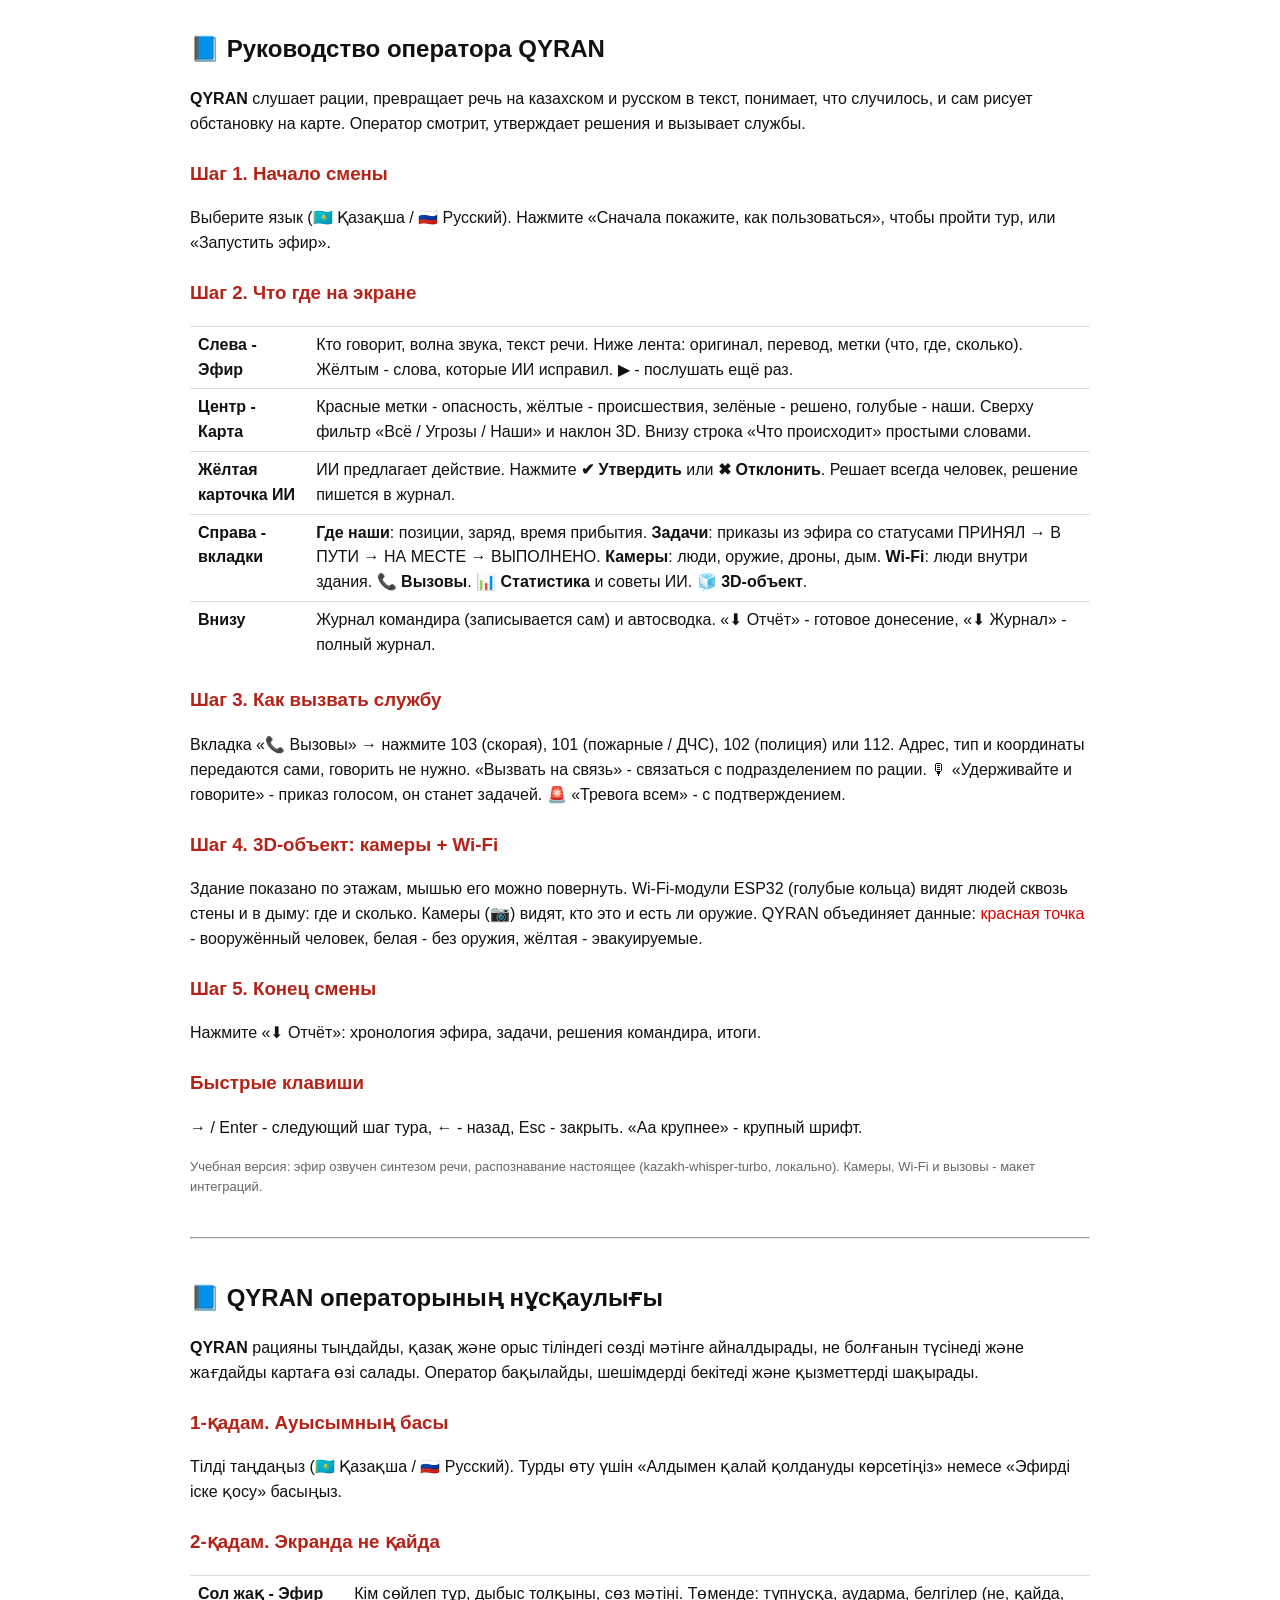
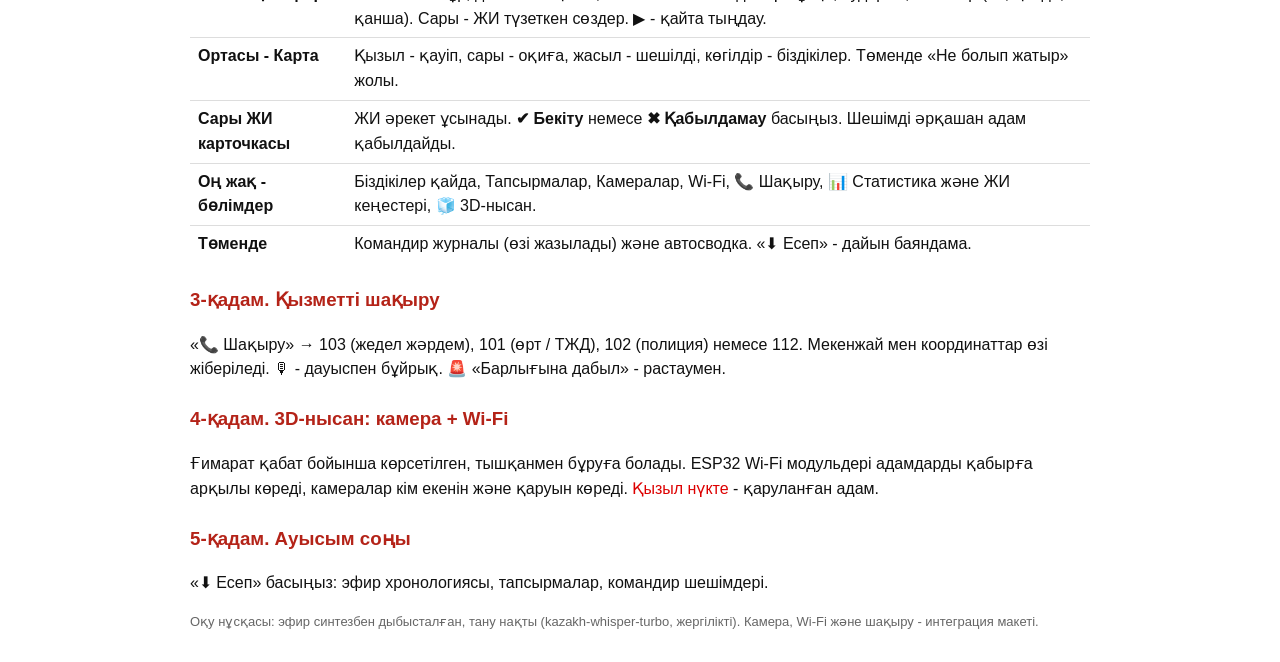
<file: demo/manual.html>
<!doctype html><meta charset=utf-8><title>QYRAN - Руководство оператора</title><style>body{font:16px/1.55 Inter,Arial,sans-serif;max-width:900px;margin:30px auto;padding:0 20px;color:#111}h2{font-size:24px}h3{color:#b42318;margin-top:22px}td{border-top:1px solid #ddd;padding:6px 8px;vertical-align:top}table{border-collapse:collapse;width:100%}hr{margin:40px 0}</style><h2>📘 Руководство оператора QYRAN</h2>
<p><b>QYRAN</b> слушает рации, превращает речь на казахском и русском в текст, понимает, что случилось, и сам рисует обстановку на карте. Оператор смотрит, утверждает решения и вызывает службы.</p>
<h3>Шаг 1. Начало смены</h3><p>Выберите язык (🇰🇿 Қазақша / 🇷🇺 Русский). Нажмите «Сначала покажите, как пользоваться», чтобы пройти тур, или «Запустить эфир».</p>
<h3>Шаг 2. Что где на экране</h3><table>
<tr><td><b>Слева - Эфир</b></td><td>Кто говорит, волна звука, текст речи. Ниже лента: оригинал, перевод, метки (что, где, сколько). Жёлтым - слова, которые ИИ исправил. ▶ - послушать ещё раз.</td></tr>
<tr><td><b>Центр - Карта</b></td><td>Красные метки - опасность, жёлтые - происшествия, зелёные - решено, голубые - наши. Сверху фильтр «Всё / Угрозы / Наши» и наклон 3D. Внизу строка «Что происходит» простыми словами.</td></tr>
<tr><td><b>Жёлтая карточка ИИ</b></td><td>ИИ предлагает действие. Нажмите <b>✔ Утвердить</b> или <b>✖ Отклонить</b>. Решает всегда человек, решение пишется в журнал.</td></tr>
<tr><td><b>Справа - вкладки</b></td><td><b>Где наши</b>: позиции, заряд, время прибытия. <b>Задачи</b>: приказы из эфира со статусами ПРИНЯЛ → В ПУТИ → НА МЕСТЕ → ВЫПОЛНЕНО. <b>Камеры</b>: люди, оружие, дроны, дым. <b>Wi-Fi</b>: люди внутри здания. <b>📞 Вызовы</b>. <b>📊 Статистика</b> и советы ИИ. <b>🧊 3D-объект</b>.</td></tr>
<tr><td><b>Внизу</b></td><td>Журнал командира (записывается сам) и автосводка. «⬇ Отчёт» - готовое донесение, «⬇ Журнал» - полный журнал.</td></tr></table>
<h3>Шаг 3. Как вызвать службу</h3><p>Вкладка «📞 Вызовы» → нажмите 103 (скорая), 101 (пожарные / ДЧС), 102 (полиция) или 112. Адрес, тип и координаты передаются сами, говорить не нужно. «Вызвать на связь» - связаться с подразделением по рации. 🎙 «Удерживайте и говорите» - приказ голосом, он станет задачей. 🚨 «Тревога всем» - с подтверждением.</p>
<h3>Шаг 4. 3D-объект: камеры + Wi-Fi</h3><p>Здание показано по этажам, мышью его можно повернуть. Wi-Fi-модули ESP32 (голубые кольца) видят людей сквозь стены и в дыму: где и сколько. Камеры (📷) видят, кто это и есть ли оружие. QYRAN объединяет данные: <span style="color:#d00">красная точка</span> - вооружённый человек, белая - без оружия, жёлтая - эвакуируемые.</p>
<h3>Шаг 5. Конец смены</h3><p>Нажмите «⬇ Отчёт»: хронология эфира, задачи, решения командира, итоги.</p>
<h3>Быстрые клавиши</h3><p>→ / Enter - следующий шаг тура, ← - назад, Esc - закрыть. «Aa крупнее» - крупный шрифт.</p>
<p style="color:#666;font-size:13px">Учебная версия: эфир озвучен синтезом речи, распознавание настоящее (kazakh-whisper-turbo, локально). Камеры, Wi-Fi и вызовы - макет интеграций.</p><hr><h2>📘 QYRAN операторының нұсқаулығы</h2>
<p><b>QYRAN</b> рацияны тыңдайды, қазақ және орыс тіліндегі сөзді мәтінге айналдырады, не болғанын түсінеді және жағдайды картаға өзі салады. Оператор бақылайды, шешімдерді бекітеді және қызметтерді шақырады.</p>
<h3>1-қадам. Ауысымның басы</h3><p>Тілді таңдаңыз (🇰🇿 Қазақша / 🇷🇺 Русский). Турды өту үшін «Алдымен қалай қолдануды көрсетіңіз» немесе «Эфирді іске қосу» басыңыз.</p>
<h3>2-қадам. Экранда не қайда</h3><table>
<tr><td><b>Сол жақ - Эфир</b></td><td>Кім сөйлеп тұр, дыбыс толқыны, сөз мәтіні. Төменде: түпнұсқа, аударма, белгілер (не, қайда, қанша). Сары - ЖИ түзеткен сөздер. ▶ - қайта тыңдау.</td></tr>
<tr><td><b>Ортасы - Карта</b></td><td>Қызыл - қауіп, сары - оқиға, жасыл - шешілді, көгілдір - біздікілер. Төменде «Не болып жатыр» жолы.</td></tr>
<tr><td><b>Сары ЖИ карточкасы</b></td><td>ЖИ әрекет ұсынады. <b>✔ Бекіту</b> немесе <b>✖ Қабылдамау</b> басыңыз. Шешімді әрқашан адам қабылдайды.</td></tr>
<tr><td><b>Оң жақ - бөлімдер</b></td><td>Біздікілер қайда, Тапсырмалар, Камералар, Wi-Fi, 📞 Шақыру, 📊 Статистика және ЖИ кеңестері, 🧊 3D-нысан.</td></tr>
<tr><td><b>Төменде</b></td><td>Командир журналы (өзі жазылады) және автосводка. «⬇ Есеп» - дайын баяндама.</td></tr></table>
<h3>3-қадам. Қызметті шақыру</h3><p>«📞 Шақыру» → 103 (жедел жәрдем), 101 (өрт / ТЖД), 102 (полиция) немесе 112. Мекенжай мен координаттар өзі жіберіледі. 🎙 - дауыспен бұйрық. 🚨 «Барлығына дабыл» - растаумен.</p>
<h3>4-қадам. 3D-нысан: камера + Wi-Fi</h3><p>Ғимарат қабат бойынша көрсетілген, тышқанмен бұруға болады. ESP32 Wi-Fi модульдері адамдарды қабырға арқылы көреді, камералар кім екенін және қаруын көреді. <span style="color:#d00">Қызыл нүкте</span> - қаруланған адам.</p>
<h3>5-қадам. Ауысым соңы</h3><p>«⬇ Есеп» басыңыз: эфир хронологиясы, тапсырмалар, командир шешімдері.</p>
<p style="color:#666;font-size:13px">Оқу нұсқасы: эфир синтезбен дыбысталған, тану нақты (kazakh-whisper-turbo, жергілікті). Камера, Wi-Fi және шақыру - интеграция макеті.</p>
</file>
